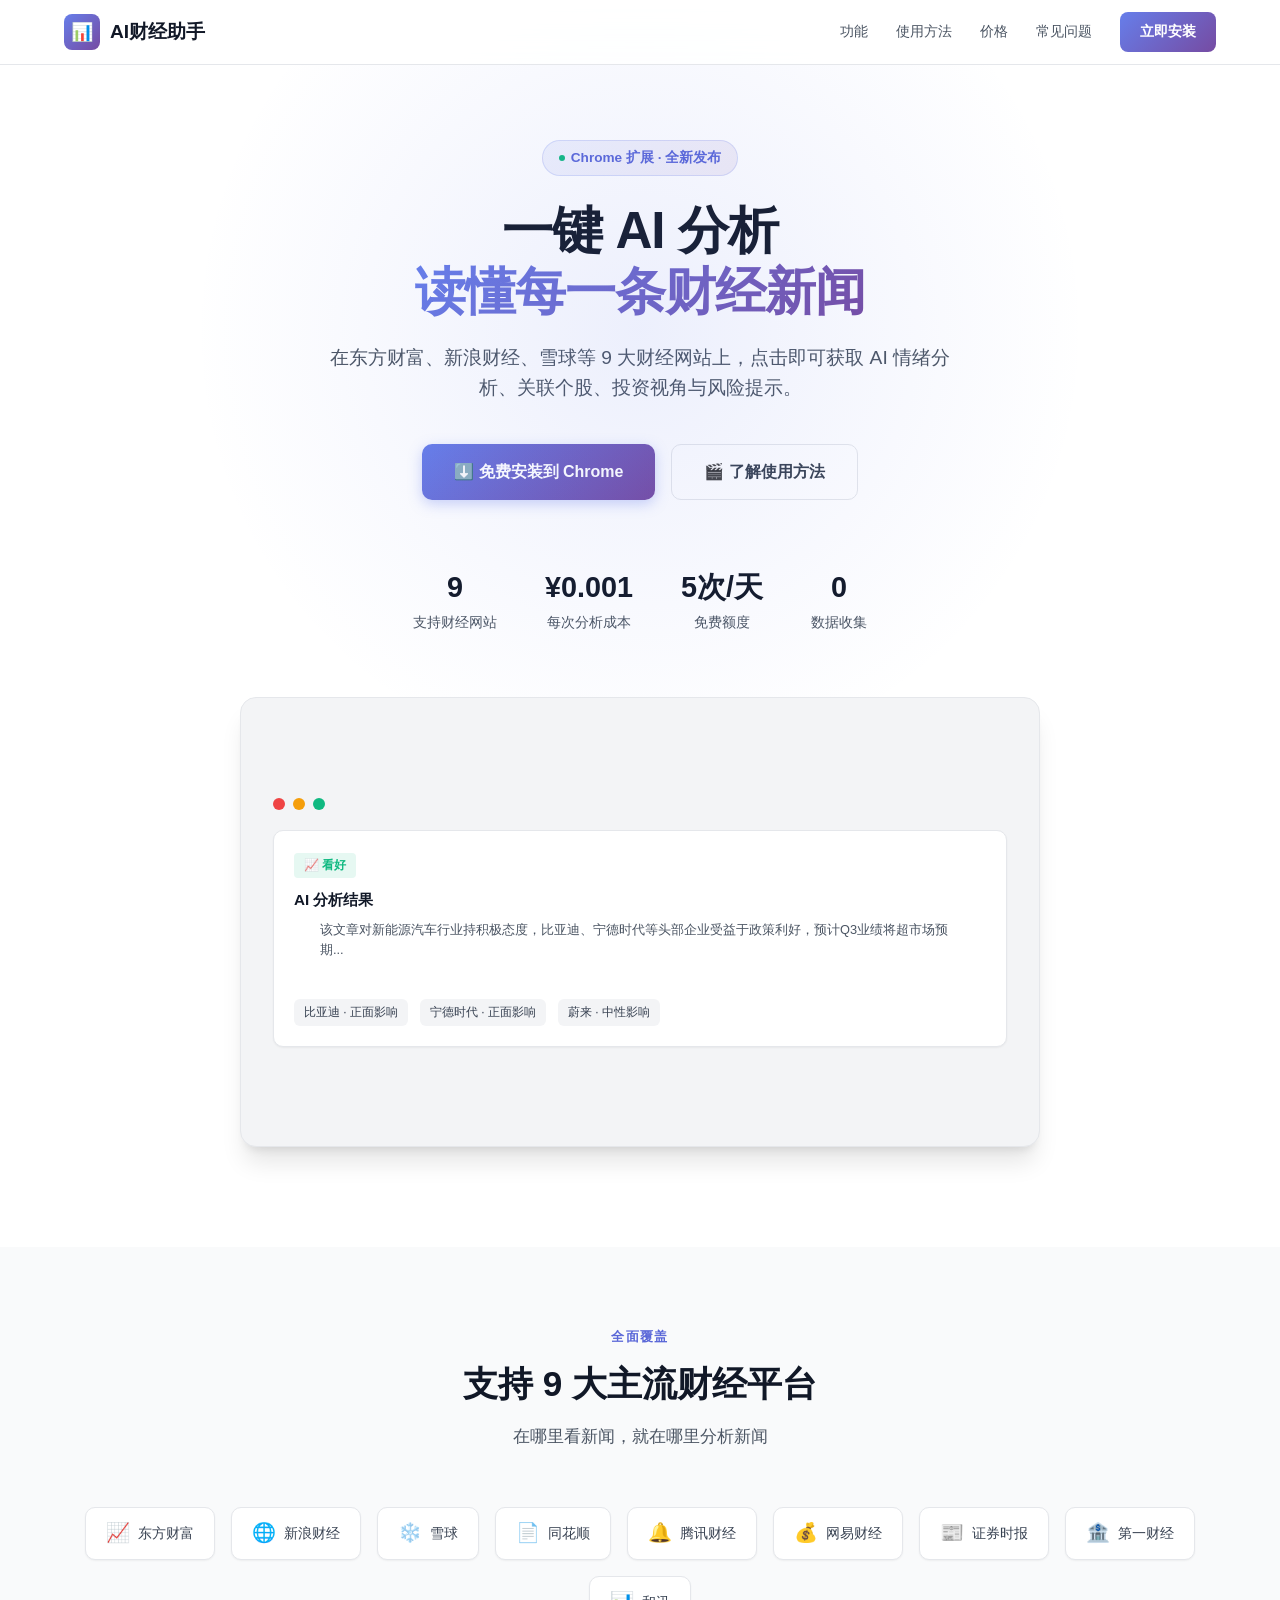
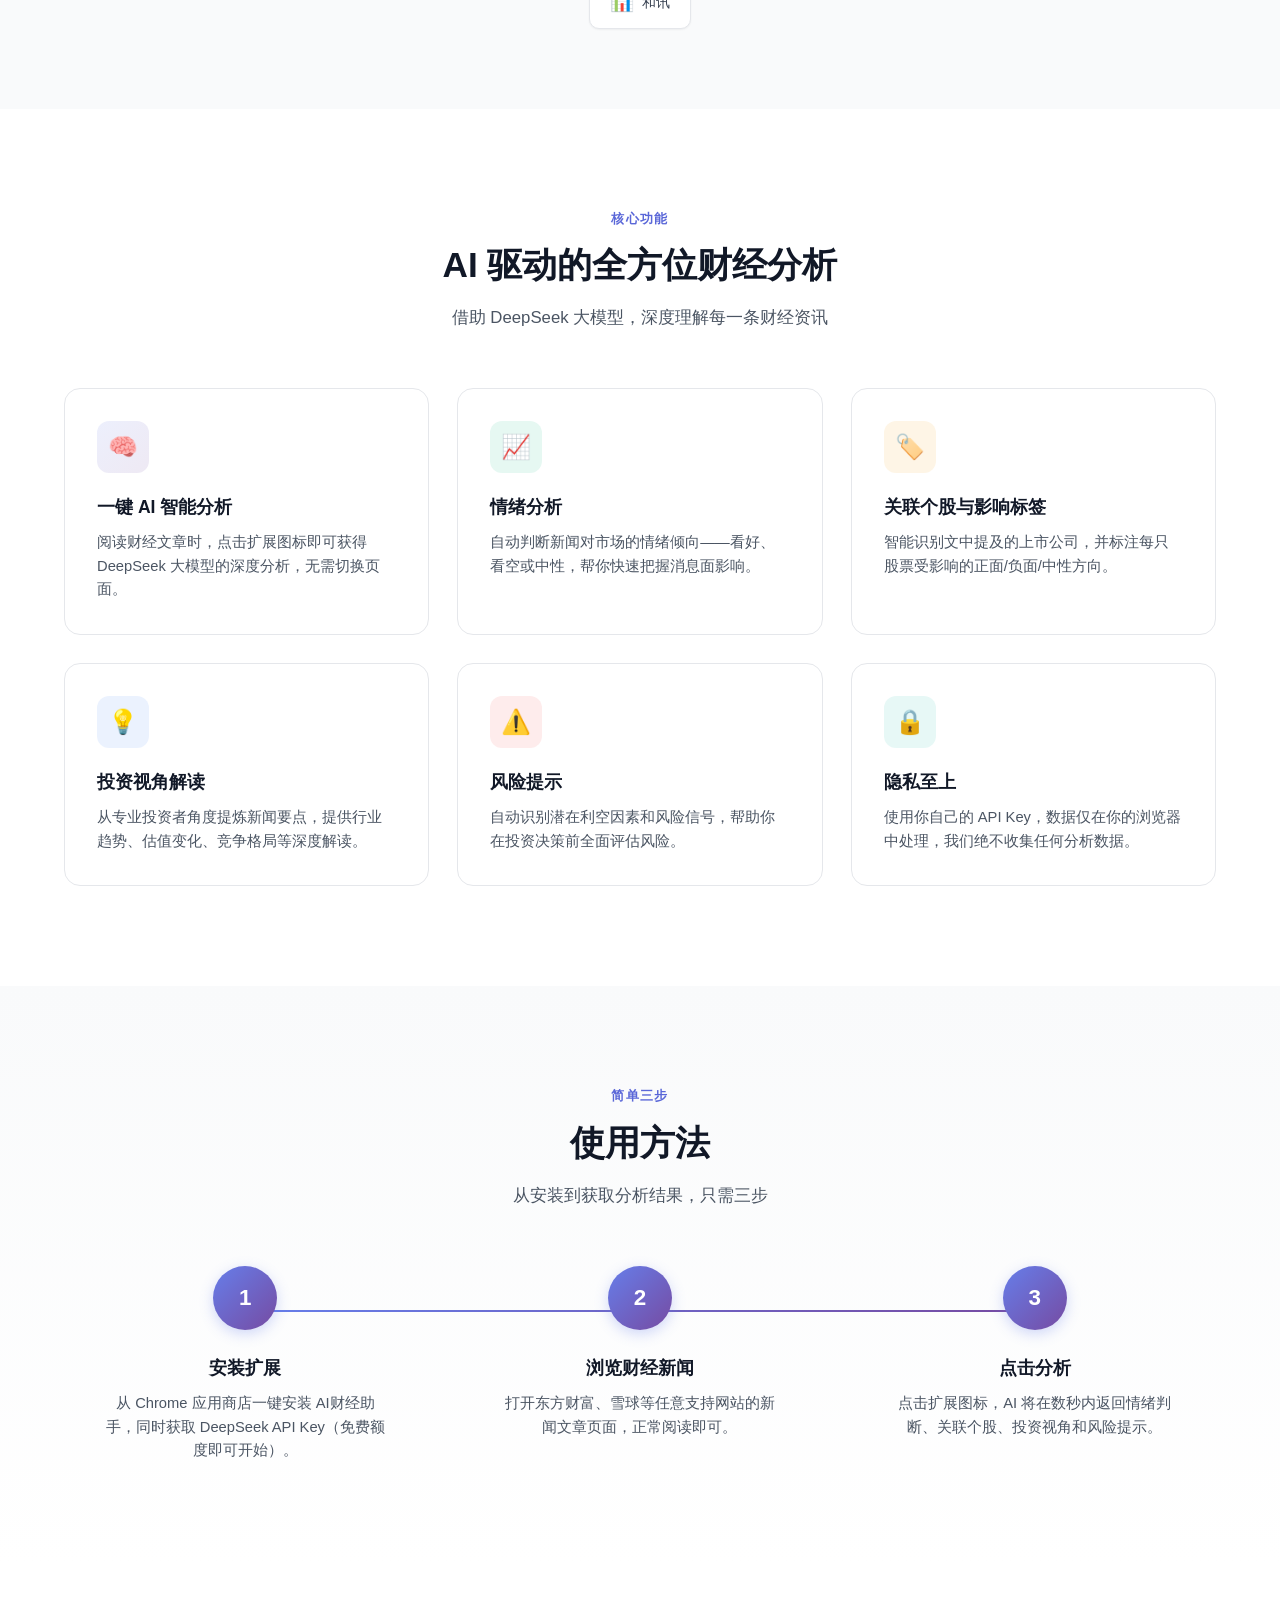
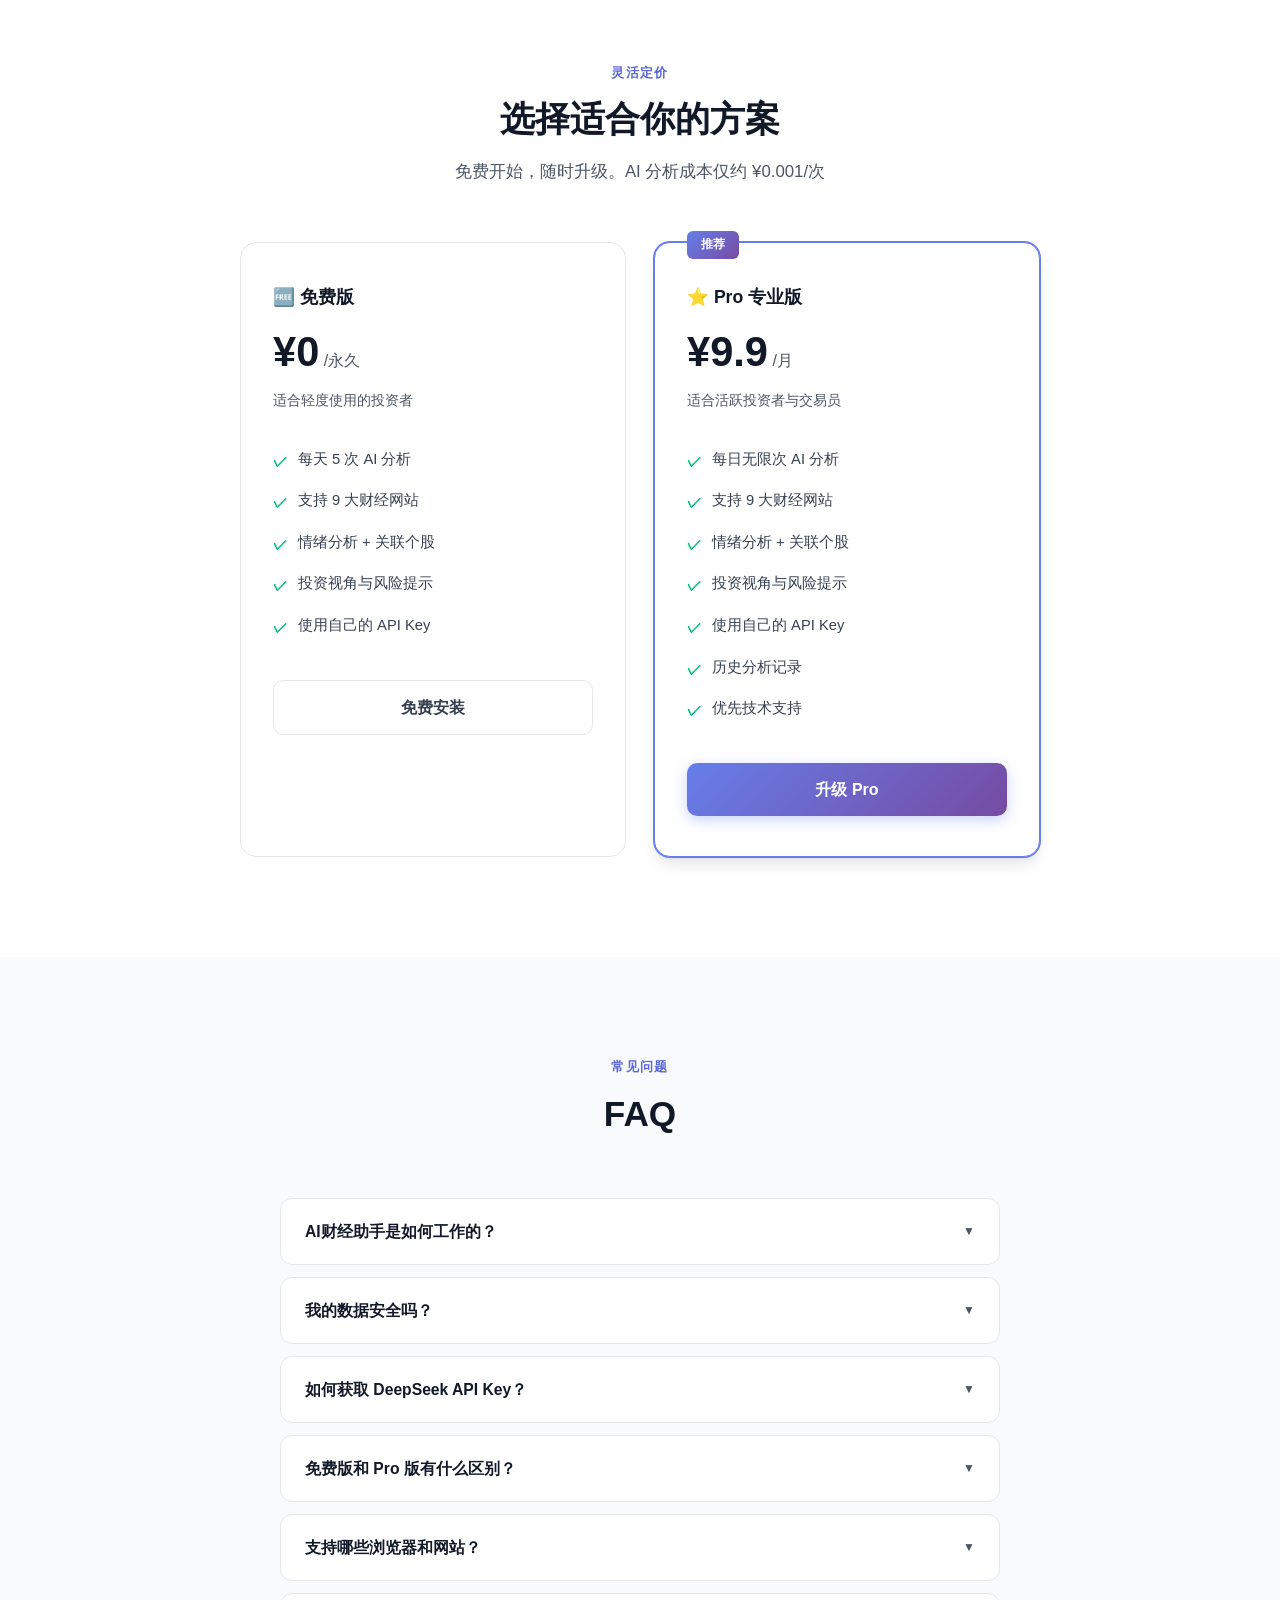
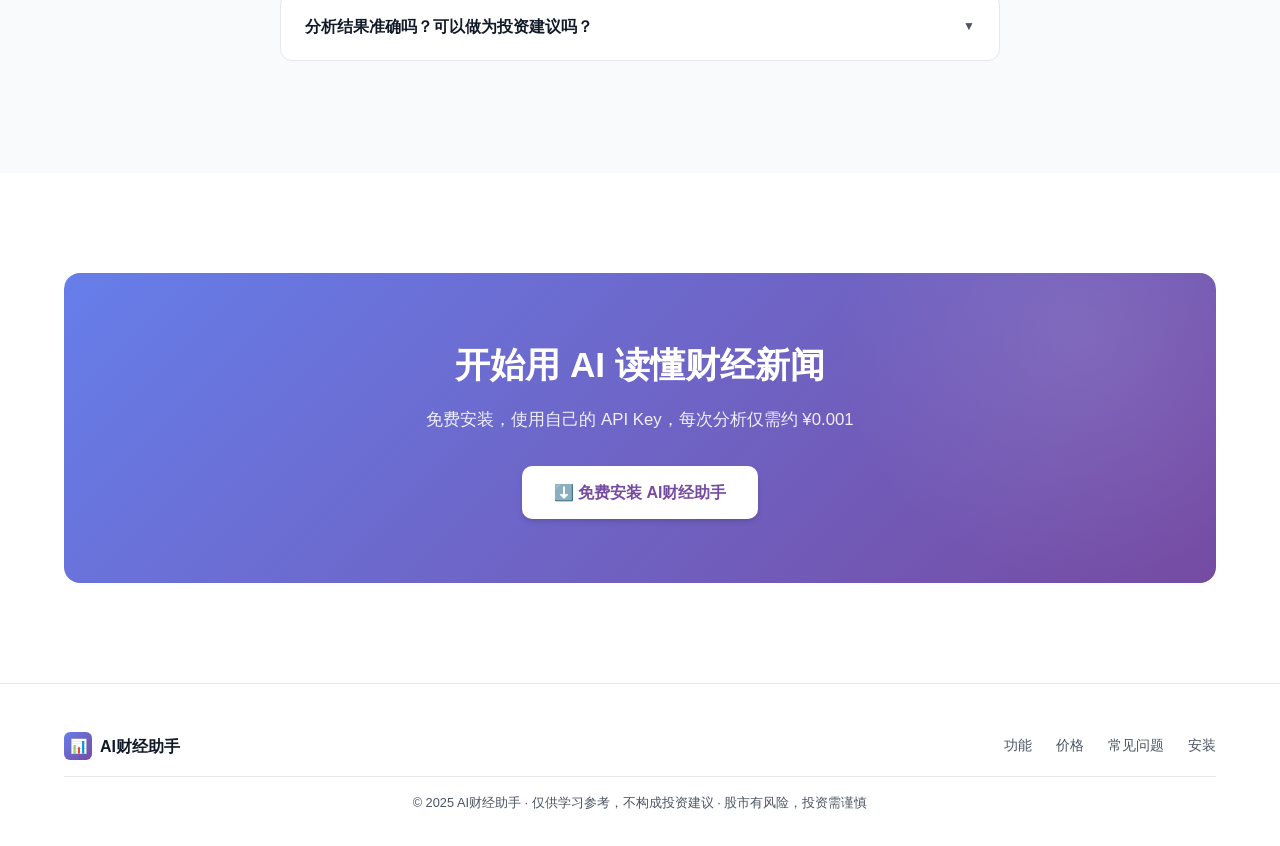
<file: index.html>
<!DOCTYPE html>
<html lang="zh-CN">
<head>
<meta charset="UTF-8">
<meta name="viewport" content="width=device-width, initial-scale=1.0">
<title>AI财经助手 - 一键AI分析财经新闻 Chrome扩展</title>
<meta name="description" content="AI财经助手是一款Chrome浏览器扩展，支持东方财富、新浪财经、雪球等9大财经网站的AI智能分析，一键获取情绪分析、关联个股、投资视角与风险提示。">
<style>
*,*::before,*::after{box-sizing:border-box;margin:0;padding:0}
:root{
  --purple-1:#667eea;--purple-2:#764ba2;--purple-3:#5a67d8;
  --gray-50:#f9fafb;--gray-100:#f3f4f6;--gray-200:#e5e7eb;
  --gray-600:#4b5563;--gray-700:#374151;--gray-800:#1f2937;--gray-900:#111827;
  --green:#10b981;--red:#ef4444;--amber:#f59e0b;
  --shadow-sm:0 1px 2px rgba(0,0,0,.05);
  --shadow:0 4px 6px -1px rgba(0,0,0,.1),0 2px 4px -2px rgba(0,0,0,.1);
  --shadow-lg:0 10px 15px -3px rgba(0,0,0,.1),0 4px 6px -4px rgba(0,0,0,.1);
  --shadow-xl:0 20px 25px -5px rgba(0,0,0,.1),0 8px 10px -6px rgba(0,0,0,.1);
  --radius:12px;--radius-lg:16px;
}
html{scroll-behavior:smooth;font-size:16px}
body{font-family:-apple-system,BlinkMacSystemFont,"Segoe UI","PingFang SC","Hiragino Sans GB","Microsoft YaHei",sans-serif;color:var(--gray-800);line-height:1.6;background:#fff;overflow-x:hidden}
a{text-decoration:none;color:inherit}
img{max-width:100%;display:block}
.container{max-width:1200px;margin:0 auto;padding:0 24px}

/* ── NAV ── */
.nav{position:fixed;top:0;left:0;right:0;z-index:100;background:rgba(255,255,255,.85);backdrop-filter:blur(12px);border-bottom:1px solid var(--gray-200);transition:box-shadow .3s}
.nav.scrolled{box-shadow:var(--shadow)}
.nav-inner{display:flex;align-items:center;justify-content:space-between;height:64px}
.nav-brand{display:flex;align-items:center;gap:10px;font-weight:700;font-size:1.2rem;color:var(--gray-900)}
.nav-brand .icon{width:36px;height:36px;border-radius:8px;background:linear-gradient(135deg,var(--purple-1),var(--purple-2));display:flex;align-items:center;justify-content:center;color:#fff;font-size:18px}
.nav-links{display:flex;align-items:center;gap:28px;font-size:.9rem;font-weight:500;color:var(--gray-600)}
.nav-links a:hover{color:var(--purple-1)}
.nav-cta{background:linear-gradient(135deg,var(--purple-1),var(--purple-2));color:#fff!important;padding:8px 20px;border-radius:8px;font-weight:600;transition:transform .2s,box-shadow .2s}
.nav-cta:hover{transform:translateY(-1px);box-shadow:0 4px 12px rgba(102,126,234,.4)}
.hamburger{display:none;flex-direction:column;gap:5px;cursor:pointer;padding:4px}
.hamburger span{width:24px;height:2px;background:var(--gray-700);border-radius:2px;transition:.3s}

/* ── HERO ── */
.hero{padding:140px 0 100px;text-align:center;position:relative;overflow:hidden}
.hero::before{content:'';position:absolute;top:-120px;left:50%;transform:translateX(-50%);width:900px;height:900px;background:radial-gradient(circle,rgba(102,126,234,.12) 0%,transparent 70%);pointer-events:none}
.hero-badge{display:inline-flex;align-items:center;gap:6px;background:linear-gradient(135deg,rgba(102,126,234,.1),rgba(118,75,162,.1));color:var(--purple-3);font-size:.85rem;font-weight:600;padding:6px 16px;border-radius:20px;margin-bottom:24px;border:1px solid rgba(102,126,234,.2)}
.hero-badge .dot{width:6px;height:6px;border-radius:50%;background:var(--green);animation:pulse 2s infinite}
@keyframes pulse{0%,100%{opacity:1}50%{opacity:.4}}
.hero h1{font-size:clamp(2rem,5vw,3.2rem);font-weight:800;line-height:1.2;color:var(--gray-900);margin-bottom:20px;letter-spacing:-.02em}
.hero h1 .gradient{background:linear-gradient(135deg,var(--purple-1),var(--purple-2));-webkit-background-clip:text;-webkit-text-fill-color:transparent;background-clip:text}
.hero p{font-size:clamp(1rem,2vw,1.2rem);color:var(--gray-600);max-width:640px;margin:0 auto 40px}
.hero-buttons{display:flex;gap:16px;justify-content:center;flex-wrap:wrap}
.btn{display:inline-flex;align-items:center;gap:8px;font-size:1rem;font-weight:600;padding:14px 32px;border-radius:10px;cursor:pointer;border:none;transition:transform .2s,box-shadow .2s}
.btn-primary{background:linear-gradient(135deg,var(--purple-1),var(--purple-2));color:#fff;box-shadow:0 4px 14px rgba(102,126,234,.35)}
.btn-primary:hover{transform:translateY(-2px);box-shadow:0 8px 24px rgba(102,126,234,.45)}
.btn-secondary{background:#fff;color:var(--gray-700);border:1.5px solid var(--gray-200)}
.btn-secondary:hover{border-color:var(--purple-1);color:var(--purple-1);transform:translateY(-2px)}
.hero-stats{display:flex;justify-content:center;gap:48px;margin-top:64px;flex-wrap:wrap}
.hero-stat{text-align:center}
.hero-stat .num{font-size:1.8rem;font-weight:800;color:var(--gray-900)}
.hero-stat .label{font-size:.85rem;color:var(--gray-600);margin-top:2px}
.hero-preview{margin-top:64px;position:relative}
.hero-preview .mockup{max-width:800px;margin:0 auto;border-radius:var(--radius-lg);box-shadow:var(--shadow-xl);border:1px solid var(--gray-200);overflow:hidden;background:var(--gray-100);aspect-ratio:16/9;display:flex;align-items:center;justify-content:center}
.mockup-content{padding:32px;text-align:left;width:100%}
.mockup-bar{display:flex;gap:8px;margin-bottom:20px}
.mockup-bar span{width:12px;height:12px;border-radius:50%}
.mockup-bar span:nth-child(1){background:#ef4444}
.mockup-bar span:nth-child(2){background:#f59e0b}
.mockup-bar span:nth-child(3){background:#10b981}
.mockup-card{background:#fff;border-radius:10px;padding:20px;box-shadow:var(--shadow-sm);border:1px solid var(--gray-200)}
.mockup-card .tag{display:inline-block;font-size:.75rem;font-weight:600;padding:3px 10px;border-radius:4px;margin-bottom:10px}
.tag-green{background:rgba(16,185,129,.1);color:var(--green)}
.tag-red{background:rgba(239,68,68,.1);color:var(--red)}
.mockup-card h4{font-size:.95rem;font-weight:700;margin-bottom:8px;color:var(--gray-900)}
.mockup-card p{font-size:.8rem;color:var(--gray-600);line-height:1.5}
.mockup-row{display:flex;gap:12px;margin-top:12px;flex-wrap:wrap}
.mockup-row .chip{font-size:.75rem;padding:4px 10px;border-radius:6px;background:var(--gray-100);color:var(--gray-700);font-weight:500}

/* ── SUPPORTED SITES ── */
.sites{padding:80px 0;background:var(--gray-50)}
.section-header{text-align:center;margin-bottom:56px}
.section-header .overline{font-size:.8rem;font-weight:700;text-transform:uppercase;letter-spacing:.1em;color:var(--purple-3);margin-bottom:8px}
.section-header h2{font-size:clamp(1.6rem,3vw,2.2rem);font-weight:800;color:var(--gray-900);margin-bottom:12px}
.section-header p{font-size:1.05rem;color:var(--gray-600);max-width:560px;margin:0 auto}
.sites-grid{display:flex;flex-wrap:wrap;justify-content:center;gap:16px}
.site-chip{display:flex;align-items:center;gap:8px;background:#fff;padding:10px 20px;border-radius:10px;border:1px solid var(--gray-200);font-size:.9rem;font-weight:500;color:var(--gray-700);box-shadow:var(--shadow-sm);transition:transform .2s,box-shadow .2s}
.site-chip:hover{transform:translateY(-2px);box-shadow:var(--shadow)}
.site-chip .emoji{font-size:1.2rem}

/* ── FEATURES ── */
.features{padding:100px 0}
.features-grid{display:grid;grid-template-columns:repeat(3,1fr);gap:28px}
.feature-card{padding:32px;border-radius:var(--radius-lg);border:1px solid var(--gray-200);transition:transform .25s,box-shadow .25s;background:#fff}
.feature-card:hover{transform:translateY(-4px);box-shadow:var(--shadow-lg)}
.feature-icon{width:52px;height:52px;border-radius:12px;display:flex;align-items:center;justify-content:center;font-size:1.5rem;margin-bottom:20px}
.fi-purple{background:linear-gradient(135deg,rgba(102,126,234,.12),rgba(118,75,162,.12))}
.fi-green{background:rgba(16,185,129,.1)}
.fi-amber{background:rgba(245,158,11,.1)}
.fi-red{background:rgba(239,68,68,.1)}
.fi-blue{background:rgba(59,130,246,.1)}
.fi-teal{background:rgba(20,184,166,.1)}
.feature-card h3{font-size:1.1rem;font-weight:700;color:var(--gray-900);margin-bottom:10px}
.feature-card p{font-size:.92rem;color:var(--gray-600);line-height:1.6}

/* ── HOW IT WORKS ── */
.how{padding:100px 0;background:linear-gradient(180deg,var(--gray-50) 0%,#fff 100%)}
.steps{display:grid;grid-template-columns:repeat(3,1fr);gap:32px;position:relative}
.steps::before{content:'';position:absolute;top:44px;left:16.6%;right:16.6%;height:2px;background:linear-gradient(90deg,var(--purple-1),var(--purple-2));z-index:0}
.step{text-align:center;position:relative;z-index:1}
.step-num{width:64px;height:64px;border-radius:50%;background:linear-gradient(135deg,var(--purple-1),var(--purple-2));color:#fff;font-size:1.4rem;font-weight:800;display:flex;align-items:center;justify-content:center;margin:0 auto 24px;box-shadow:0 4px 14px rgba(102,126,234,.3)}
.step h3{font-size:1.1rem;font-weight:700;color:var(--gray-900);margin-bottom:10px}
.step p{font-size:.92rem;color:var(--gray-600);max-width:280px;margin:0 auto}

/* ── PRICING ── */
.pricing{padding:100px 0}
.pricing-grid{display:grid;grid-template-columns:repeat(2,1fr);gap:28px;max-width:800px;margin:0 auto}
.price-card{padding:40px 32px;border-radius:var(--radius-lg);border:1.5px solid var(--gray-200);background:#fff;position:relative;transition:transform .25s,box-shadow .25s}
.price-card:hover{transform:translateY(-4px);box-shadow:var(--shadow-lg)}
.price-card.popular{border-color:var(--purple-1);box-shadow:0 0 0 1px var(--purple-1),var(--shadow-lg)}
.price-card.popular::before{content:'推荐';position:absolute;top:-12px;left:32px;background:linear-gradient(135deg,var(--purple-1),var(--purple-2));color:#fff;font-size:.75rem;font-weight:700;padding:4px 14px;border-radius:6px}
.price-card h3{font-size:1.1rem;font-weight:700;color:var(--gray-900);margin-bottom:8px}
.price-card .price{font-size:2.6rem;font-weight:800;color:var(--gray-900);margin-bottom:4px}
.price-card .price span{font-size:1rem;font-weight:500;color:var(--gray-600)}
.price-card .price-note{font-size:.85rem;color:var(--gray-600);margin-bottom:28px}
.price-card ul{list-style:none;margin-bottom:32px}
.price-card li{padding:8px 0;font-size:.92rem;color:var(--gray-700);display:flex;align-items:flex-start;gap:10px}
.price-card li .check{color:var(--green);font-weight:700;flex-shrink:0;margin-top:2px}
.btn-block{width:100%;justify-content:center}

/* ── FAQ ── */
.faq{padding:100px 0;background:var(--gray-50)}
.faq-list{max-width:720px;margin:0 auto}
.faq-item{background:#fff;border:1px solid var(--gray-200);border-radius:var(--radius);margin-bottom:12px;overflow:hidden;transition:box-shadow .25s}
.faq-item:hover{box-shadow:var(--shadow)}
.faq-q{display:flex;align-items:center;justify-content:space-between;padding:20px 24px;cursor:pointer;font-weight:600;font-size:.98rem;color:var(--gray-900);user-select:none}
.faq-q .arrow{font-size:.75rem;color:var(--gray-600);transition:transform .3s;flex-shrink:0}
.faq-item.open .arrow{transform:rotate(180deg)}
.faq-a{max-height:0;overflow:hidden;transition:max-height .35s ease,padding .35s ease;padding:0 24px}
.faq-item.open .faq-a{max-height:300px;padding:0 24px 20px}
.faq-a p{font-size:.92rem;color:var(--gray-600);line-height:1.7}

/* ── CTA BANNER ── */
.cta-banner{padding:100px 0}
.cta-box{background:linear-gradient(135deg,var(--purple-1),var(--purple-2));border-radius:var(--radius-lg);padding:64px 40px;text-align:center;color:#fff;position:relative;overflow:hidden}
.cta-box::before{content:'';position:absolute;top:-60%;right:-10%;width:500px;height:500px;background:radial-gradient(circle,rgba(255,255,255,.1),transparent 70%);pointer-events:none}
.cta-box h2{font-size:clamp(1.6rem,3vw,2.2rem);font-weight:800;margin-bottom:14px}
.cta-box p{font-size:1.05rem;opacity:.9;margin-bottom:32px;max-width:480px;margin-left:auto;margin-right:auto}
.btn-white{background:#fff;color:var(--purple-2);box-shadow:var(--shadow)}
.btn-white:hover{transform:translateY(-2px);box-shadow:var(--shadow-lg)}

/* ── FOOTER ── */
.footer{padding:48px 0 32px;border-top:1px solid var(--gray-200)}
.footer-inner{display:flex;justify-content:space-between;align-items:center;flex-wrap:wrap;gap:16px}
.footer-brand{display:flex;align-items:center;gap:8px;font-weight:700;font-size:1rem;color:var(--gray-900)}
.footer-brand .icon{width:28px;height:28px;border-radius:6px;background:linear-gradient(135deg,var(--purple-1),var(--purple-2));display:flex;align-items:center;justify-content:center;color:#fff;font-size:14px}
.footer-links{display:flex;gap:24px;font-size:.85rem;color:var(--gray-600)}
.footer-links a:hover{color:var(--purple-1)}
.footer-copy{width:100%;text-align:center;font-size:.8rem;color:var(--gray-600);margin-top:16px;padding-top:16px;border-top:1px solid var(--gray-200)}

/* ── MOBILE ── */
@media(max-width:768px){
  .nav-links{display:none}
  .hamburger{display:flex}
  .nav-links.open{display:flex;flex-direction:column;position:absolute;top:64px;left:0;right:0;background:#fff;padding:20px 24px;border-bottom:1px solid var(--gray-200);gap:16px;box-shadow:var(--shadow)}
  .hero{padding:110px 0 70px}
  .hero-stats{gap:28px}
  .features-grid{grid-template-columns:1fr}
  .steps{grid-template-columns:1fr;gap:40px}
  .steps::before{display:none}
  .pricing-grid{grid-template-columns:1fr}
  .sites-grid{gap:10px}
  .cta-box{padding:40px 24px}
  .footer-inner{flex-direction:column;text-align:center}
}
@media(max-width:480px){
  .hero-buttons{flex-direction:column;align-items:center}
  .btn{width:100%;justify-content:center}
}

/* ── ANIMATIONS ── */
.fade-up{opacity:0;transform:translateY(30px);transition:opacity .6s ease,transform .6s ease}
.fade-up.visible{opacity:1;transform:translateY(0)}
</style>
</head>
<body>

<!-- NAV -->
<nav class="nav" id="nav">
  <div class="container nav-inner">
    <a href="#" class="nav-brand">
      <div class="icon">📊</div>
      AI财经助手
    </a>
    <div class="nav-links" id="navLinks">
      <a href="#features">功能</a>
      <a href="#how">使用方法</a>
      <a href="#pricing">价格</a>
      <a href="#faq">常见问题</a>
      <a href="chrome://extensions" class="nav-cta">立即安装</a>
    </div>
    <div class="hamburger" id="hamburger" onclick="document.getElementById('navLinks').classList.toggle('open')">
      <span></span><span></span><span></span>
    </div>
  </div>
</nav>

<!-- HERO -->
<section class="hero">
  <div class="container">
    <div class="hero-badge"><span class="dot"></span> Chrome 扩展 · 全新发布</div>
    <h1>一键 AI 分析<br><span class="gradient">读懂每一条财经新闻</span></h1>
    <p>在东方财富、新浪财经、雪球等 9 大财经网站上，点击即可获取 AI 情绪分析、关联个股、投资视角与风险提示。</p>
    <div class="hero-buttons">
      <a href="chrome://extensions" class="btn btn-primary">⬇️ 免费安装到 Chrome</a>
      <a href="#how" class="btn btn-secondary">🎬 了解使用方法</a>
    </div>
    <div class="hero-stats">
      <div class="hero-stat"><div class="num">9</div><div class="label">支持财经网站</div></div>
      <div class="hero-stat"><div class="num">¥0.001</div><div class="label">每次分析成本</div></div>
      <div class="hero-stat"><div class="num">5次/天</div><div class="label">免费额度</div></div>
      <div class="hero-stat"><div class="num">0</div><div class="label">数据收集</div></div>
    </div>
    <div class="hero-preview fade-up">
      <div class="mockup">
        <div class="mockup-content">
          <div class="mockup-bar"><span></span><span></span><span></span></div>
          <div class="mockup-card">
            <span class="tag tag-green">📈 看好</span>
            <h4>AI 分析结果</h4>
            <p>该文章对新能源汽车行业持积极态度，比亚迪、宁德时代等头部企业受益于政策利好，预计Q3业绩将超市场预期...</p>
            <div class="mockup-row">
              <span class="chip">比亚迪 · 正面影响</span>
              <span class="chip">宁德时代 · 正面影响</span>
              <span class="chip">蔚来 · 中性影响</span>
            </div>
          </div>
        </div>
      </div>
    </div>
  </div>
</section>

<!-- SUPPORTED SITES -->
<section class="sites">
  <div class="container">
    <div class="section-header">
      <div class="overline">全面覆盖</div>
      <h2>支持 9 大主流财经平台</h2>
      <p>在哪里看新闻，就在哪里分析新闻</p>
    </div>
    <div class="sites-grid">
      <div class="site-chip"><span class="emoji">📈</span> 东方财富</div>
      <div class="site-chip"><span class="emoji">🌐</span> 新浪财经</div>
      <div class="site-chip"><span class="emoji">❄️</span> 雪球</div>
      <div class="site-chip"><span class="emoji">📄</span> 同花顺</div>
      <div class="site-chip"><span class="emoji">🔔</span> 腾讯财经</div>
      <div class="site-chip"><span class="emoji">💰</span> 网易财经</div>
      <div class="site-chip"><span class="emoji">📰</span> 证券时报</div>
      <div class="site-chip"><span class="emoji">🏦</span> 第一财经</div>
      <div class="site-chip"><span class="emoji">📊</span> 和讯</div>
    </div>
  </div>
</section>

<!-- FEATURES -->
<section class="features" id="features">
  <div class="container">
    <div class="section-header">
      <div class="overline">核心功能</div>
      <h2>AI 驱动的全方位财经分析</h2>
      <p>借助 DeepSeek 大模型，深度理解每一条财经资讯</p>
    </div>
    <div class="features-grid">
      <div class="feature-card fade-up">
        <div class="feature-icon fi-purple">🧠</div>
        <h3>一键 AI 智能分析</h3>
        <p>阅读财经文章时，点击扩展图标即可获得 DeepSeek 大模型的深度分析，无需切换页面。</p>
      </div>
      <div class="feature-card fade-up">
        <div class="feature-icon fi-green">📈</div>
        <h3>情绪分析</h3>
        <p>自动判断新闻对市场的情绪倾向——看好、看空或中性，帮你快速把握消息面影响。</p>
      </div>
      <div class="feature-card fade-up">
        <div class="feature-icon fi-amber">🏷️</div>
        <h3>关联个股与影响标签</h3>
        <p>智能识别文中提及的上市公司，并标注每只股票受影响的正面/负面/中性方向。</p>
      </div>
      <div class="feature-card fade-up">
        <div class="feature-icon fi-blue">💡</div>
        <h3>投资视角解读</h3>
        <p>从专业投资者角度提炼新闻要点，提供行业趋势、估值变化、竞争格局等深度解读。</p>
      </div>
      <div class="feature-card fade-up">
        <div class="feature-icon fi-red">⚠️</div>
        <h3>风险提示</h3>
        <p>自动识别潜在利空因素和风险信号，帮助你在投资决策前全面评估风险。</p>
      </div>
      <div class="feature-card fade-up">
        <div class="feature-icon fi-teal">🔒</div>
        <h3>隐私至上</h3>
        <p>使用你自己的 API Key，数据仅在你的浏览器中处理，我们绝不收集任何分析数据。</p>
      </div>
    </div>
  </div>
</section>

<!-- HOW IT WORKS -->
<section class="how" id="how">
  <div class="container">
    <div class="section-header">
      <div class="overline">简单三步</div>
      <h2>使用方法</h2>
      <p>从安装到获取分析结果，只需三步</p>
    </div>
    <div class="steps">
      <div class="step fade-up">
        <div class="step-num">1</div>
        <h3>安装扩展</h3>
        <p>从 Chrome 应用商店一键安装 AI财经助手，同时获取 DeepSeek API Key（免费额度即可开始）。</p>
      </div>
      <div class="step fade-up">
        <div class="step-num">2</div>
        <h3>浏览财经新闻</h3>
        <p>打开东方财富、雪球等任意支持网站的新闻文章页面，正常阅读即可。</p>
      </div>
      <div class="step fade-up">
        <div class="step-num">3</div>
        <h3>点击分析</h3>
        <p>点击扩展图标，AI 将在数秒内返回情绪判断、关联个股、投资视角和风险提示。</p>
      </div>
    </div>
  </div>
</section>

<!-- PRICING -->
<section class="pricing" id="pricing">
  <div class="container">
    <div class="section-header">
      <div class="overline">灵活定价</div>
      <h2>选择适合你的方案</h2>
      <p>免费开始，随时升级。AI 分析成本仅约 ¥0.001/次</p>
    </div>
    <div class="pricing-grid">
      <div class="price-card fade-up">
        <h3>🆓 免费版</h3>
        <div class="price">¥0<span> /永久</span></div>
        <div class="price-note">适合轻度使用的投资者</div>
        <ul>
          <li><span class="check">✓</span> 每天 5 次 AI 分析</li>
          <li><span class="check">✓</span> 支持 9 大财经网站</li>
          <li><span class="check">✓</span> 情绪分析 + 关联个股</li>
          <li><span class="check">✓</span> 投资视角与风险提示</li>
          <li><span class="check">✓</span> 使用自己的 API Key</li>
        </ul>
        <a href="chrome://extensions" class="btn btn-secondary btn-block">免费安装</a>
      </div>
      <div class="price-card popular fade-up">
        <h3>⭐ Pro 专业版</h3>
        <div class="price">¥9.9<span> /月</span></div>
        <div class="price-note">适合活跃投资者与交易员</div>
        <ul>
          <li><span class="check">✓</span> 每日无限次 AI 分析</li>
          <li><span class="check">✓</span> 支持 9 大财经网站</li>
          <li><span class="check">✓</span> 情绪分析 + 关联个股</li>
          <li><span class="check">✓</span> 投资视角与风险提示</li>
          <li><span class="check">✓</span> 使用自己的 API Key</li>
          <li><span class="check">✓</span> 历史分析记录</li>
          <li><span class="check">✓</span> 优先技术支持</li>
        </ul>
        <a href="chrome://extensions" class="btn btn-primary btn-block">升级 Pro</a>
      </div>
    </div>
  </div>
</section>

<!-- FAQ -->
<section class="faq" id="faq">
  <div class="container">
    <div class="section-header">
      <div class="overline">常见问题</div>
      <h2>FAQ</h2>
    </div>
    <div class="faq-list">
      <div class="faq-item">
        <div class="faq-q" onclick="toggleFaq(this)">AI财经助手是如何工作的？<span class="arrow">▼</span></div>
        <div class="faq-a"><p>AI财经助手通过 DeepSeek 大语言模型分析网页上的财经文章内容。当你点击扩展图标时，它会提取当前页面的文章文本，发送给 AI 模型进行分析，并在数秒内返回结构化的分析结果，包括情绪判断、关联个股、投资视角和风险提示。</p></div>
      </div>
      <div class="faq-item">
        <div class="faq-q" onclick="toggleFaq(this)">我的数据安全吗？<span class="arrow">▼</span></div>
        <div class="faq-a"><p>绝对安全。AI财经助手采用"自带密钥"模式——你使用自己的 DeepSeek API Key，所有数据仅在你的浏览器与 DeepSeek API 之间传输。我们不会收集、存储或处理任何分析数据。扩展代码开源透明，可随时审查。</p></div>
      </div>
      <div class="faq-item">
        <div class="faq-q" onclick="toggleFaq(this)">如何获取 DeepSeek API Key？<span class="arrow">▼</span></div>
        <div class="faq-a"><p>访问 DeepSeek 官方平台（platform.deepseek.com），注册账号后在 API 管理页面创建密钥。DeepSeek 提供免费额度，新用户即可开始使用。每次分析成本仅约 ¥0.001，非常经济实惠。</p></div>
      </div>
      <div class="faq-item">
        <div class="faq-q" onclick="toggleFaq(this)">免费版和 Pro 版有什么区别？<span class="arrow">▼</span></div>
        <div class="faq-a"><p>免费版每天可使用 5 次 AI 分析，适合偶尔查看的投资者。Pro 版（¥9.9/月）提供无限次分析、历史分析记录和优先技术支持，适合每天需要阅读大量财经资讯的活跃投资者和交易员。</p></div>
      </div>
      <div class="faq-item">
        <div class="faq-q" onclick="toggleFaq(this)">支持哪些浏览器和网站？<span class="arrow">▼</span></div>
        <div class="faq-a"><p>目前支持 Chrome 浏览器（包括 Edge、Brave 等 Chromium 内核浏览器）。支持东方财富、新浪财经、雪球、同花顺、腾讯财经、网易财经、证券时报、第一财经、和讯等 9 大主流财经平台，并持续增加中。</p></div>
      </div>
      <div class="faq-item">
        <div class="faq-q" onclick="toggleFaq(this)">分析结果准确吗？可以做为投资建议吗？<span class="arrow">▼</span></div>
        <div class="faq-a"><p>AI 分析基于大语言模型对文本的理解，能够高效提炼信息和判断情绪倾向，但仅供参考和学习使用。AI 分析结果不构成任何投资建议，投资决策请结合多方信息并自行判断风险。股市有风险，投资需谨慎。</p></div>
      </div>
    </div>
  </div>
</section>

<!-- CTA BANNER -->
<section class="cta-banner">
  <div class="container">
    <div class="cta-box fade-up">
      <h2>开始用 AI 读懂财经新闻</h2>
      <p>免费安装，使用自己的 API Key，每次分析仅需约 ¥0.001</p>
      <a href="chrome://extensions" class="btn btn-white">⬇️ 免费安装 AI财经助手</a>
    </div>
  </div>
</section>

<!-- FOOTER -->
<footer class="footer">
  <div class="container">
    <div class="footer-inner">
      <div class="footer-brand">
        <div class="icon">📊</div>
        AI财经助手
      </div>
      <div class="footer-links">
        <a href="#features">功能</a>
        <a href="#pricing">价格</a>
        <a href="#faq">常见问题</a>
        <a href="chrome://extensions">安装</a>
      </div>
    </div>
    <div class="footer-copy">© 2025 AI财经助手 · 仅供学习参考，不构成投资建议 · 股市有风险，投资需谨慎</div>
  </div>
</footer>

<script>
// Navbar scroll effect
const nav = document.getElementById('nav');
window.addEventListener('scroll', () => {
  nav.classList.toggle('scrolled', window.scrollY > 10);
});

// FAQ toggle
function toggleFaq(el) {
  const item = el.parentElement;
  const wasOpen = item.classList.contains('open');
  document.querySelectorAll('.faq-item').forEach(i => i.classList.remove('open'));
  if (!wasOpen) item.classList.add('open');
}

// Scroll animations
const observer = new IntersectionObserver((entries) => {
  entries.forEach(entry => {
    if (entry.isIntersecting) {
      entry.target.classList.add('visible');
    }
  });
}, { threshold: 0.1, rootMargin: '0px 0px -40px 0px' });

document.querySelectorAll('.fade-up').forEach(el => observer.observe(el));

// Close mobile nav on link click
document.querySelectorAll('#navLinks a').forEach(a => {
  a.addEventListener('click', () => {
    document.getElementById('navLinks').classList.remove('open');
  });
});
</script>
</body>
</html>
</file>
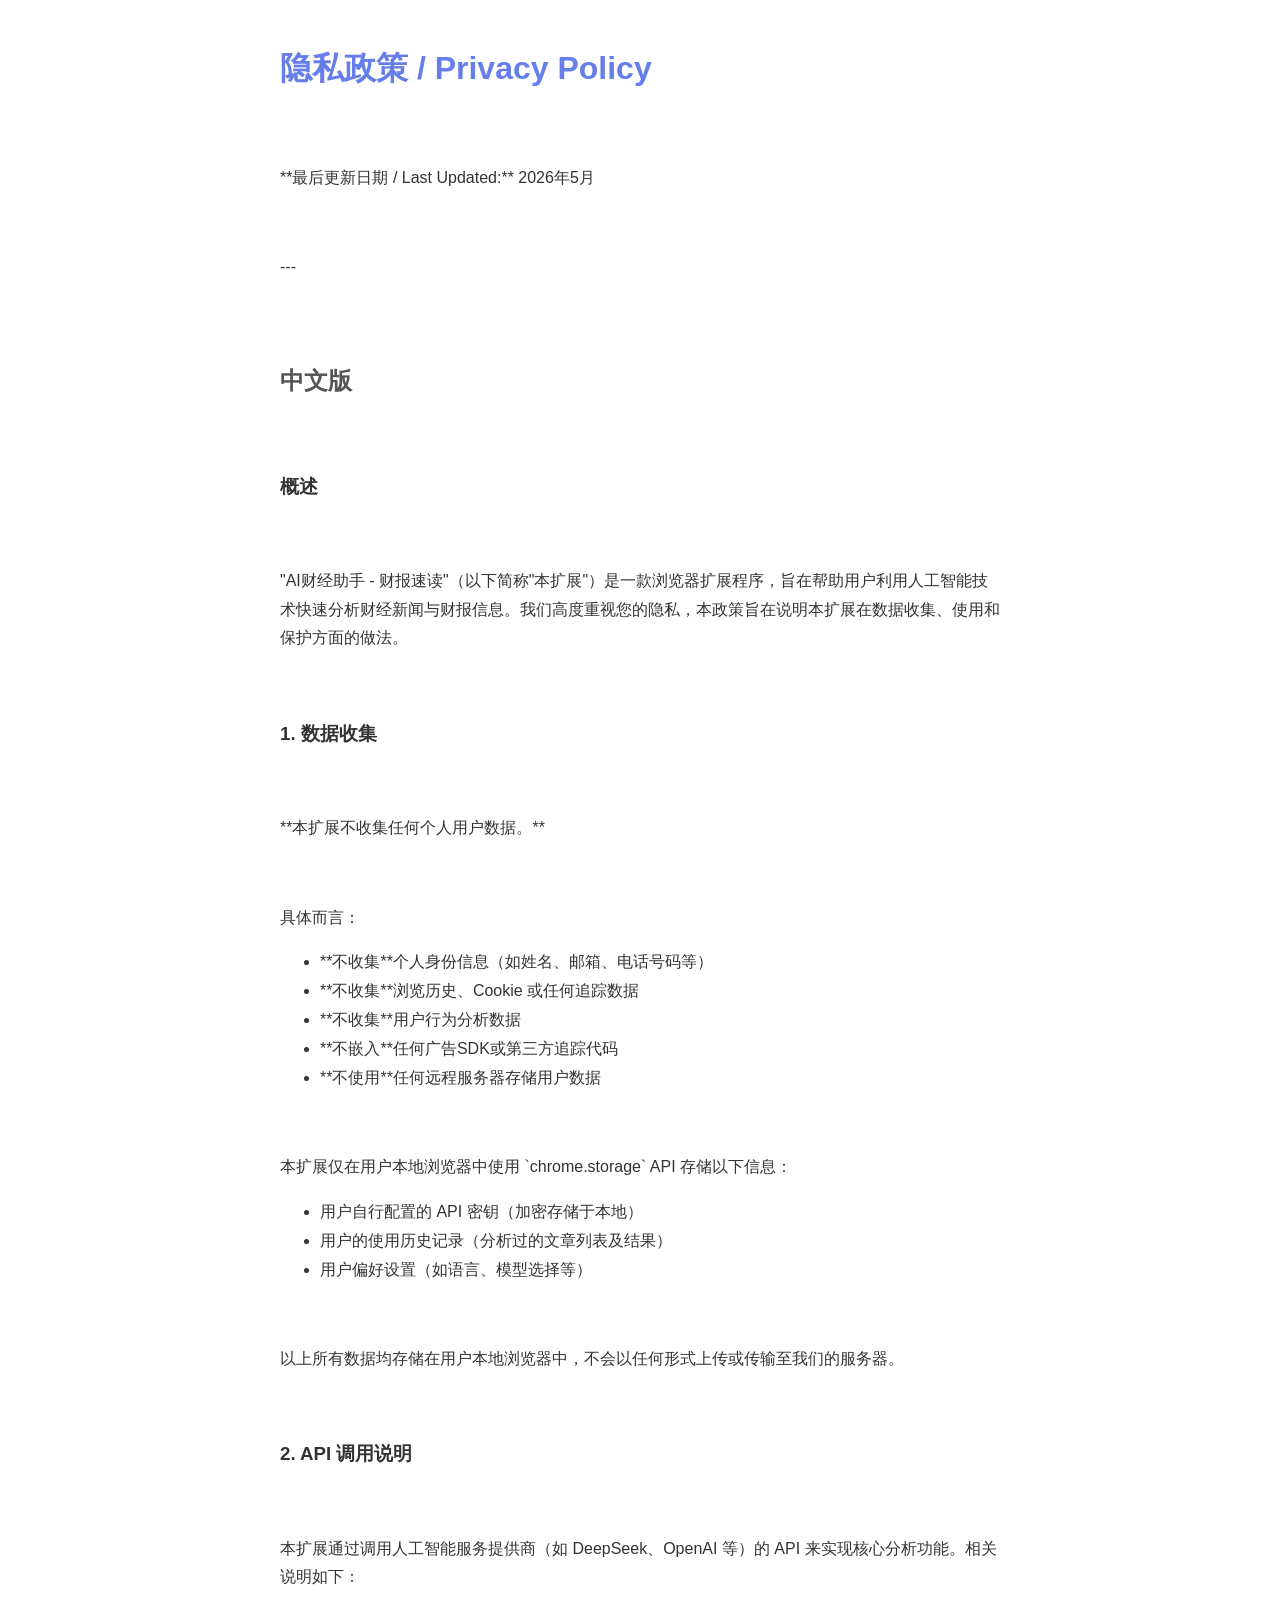
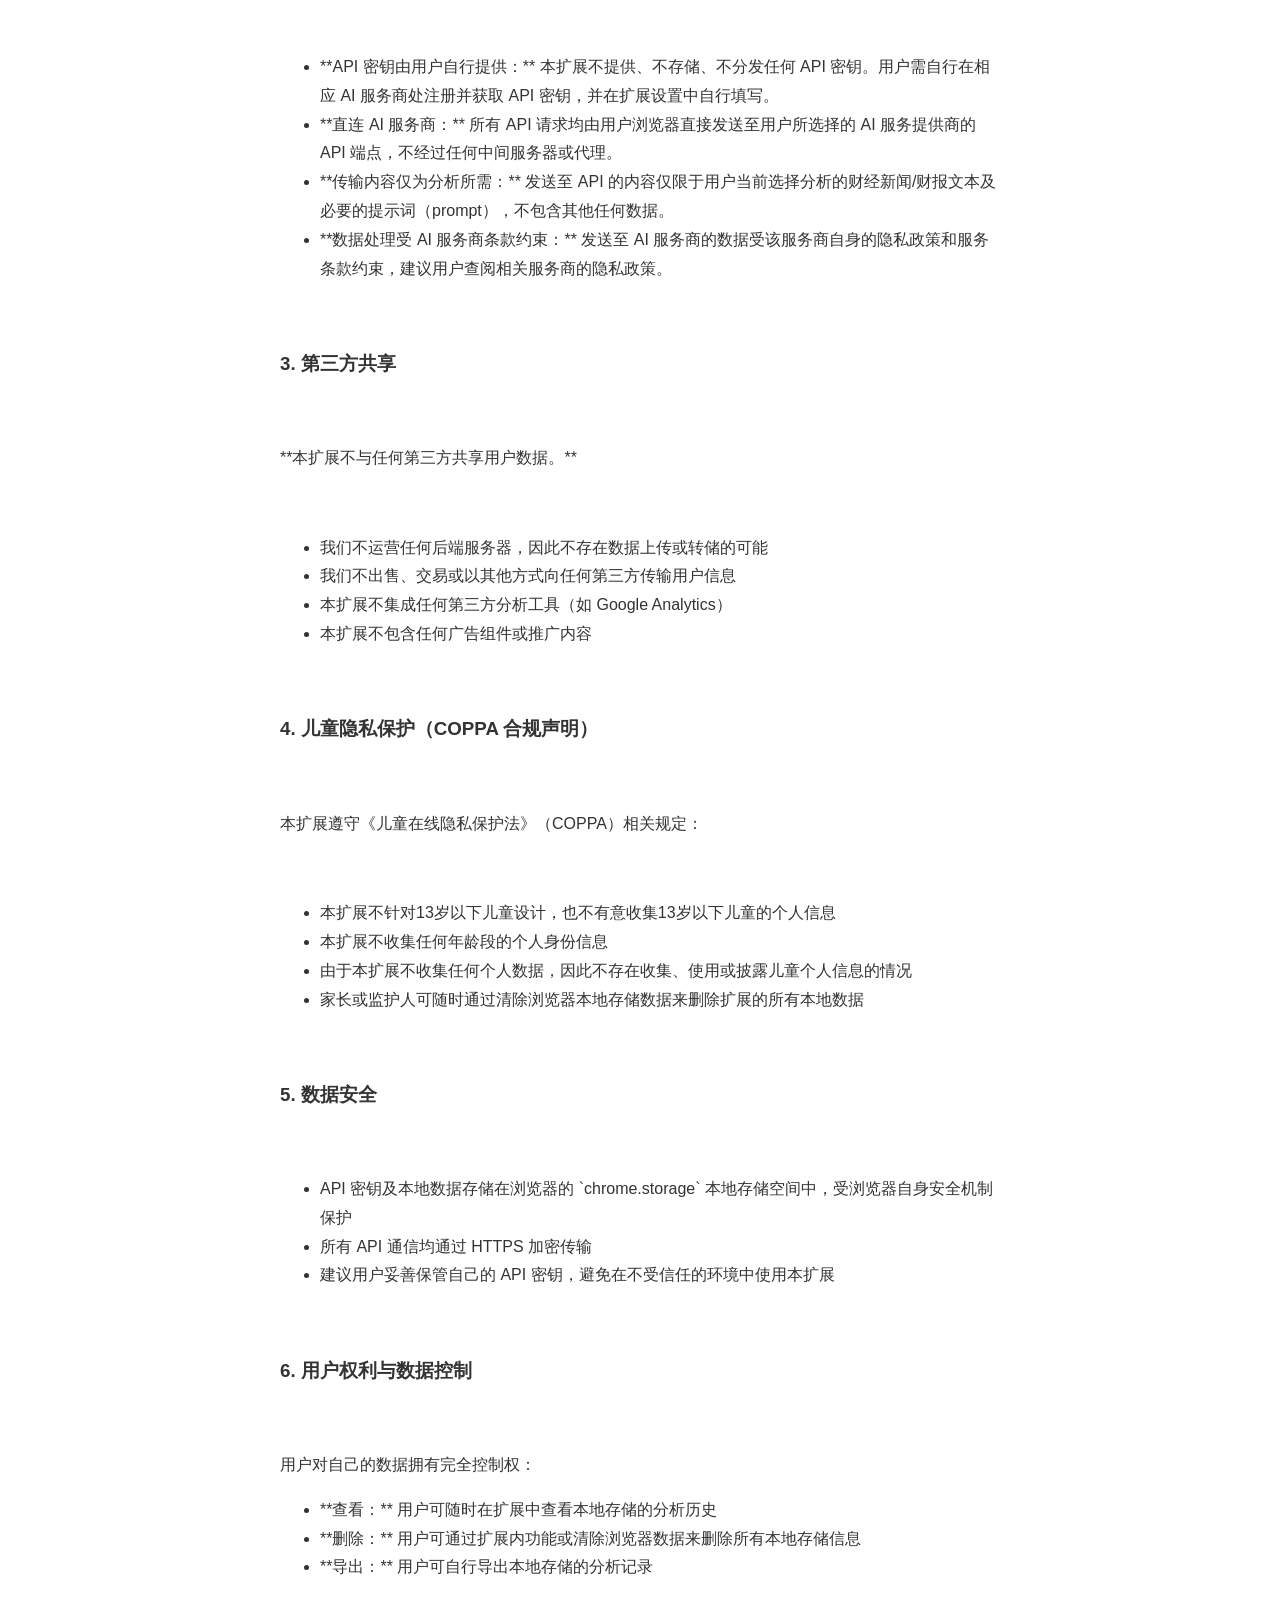
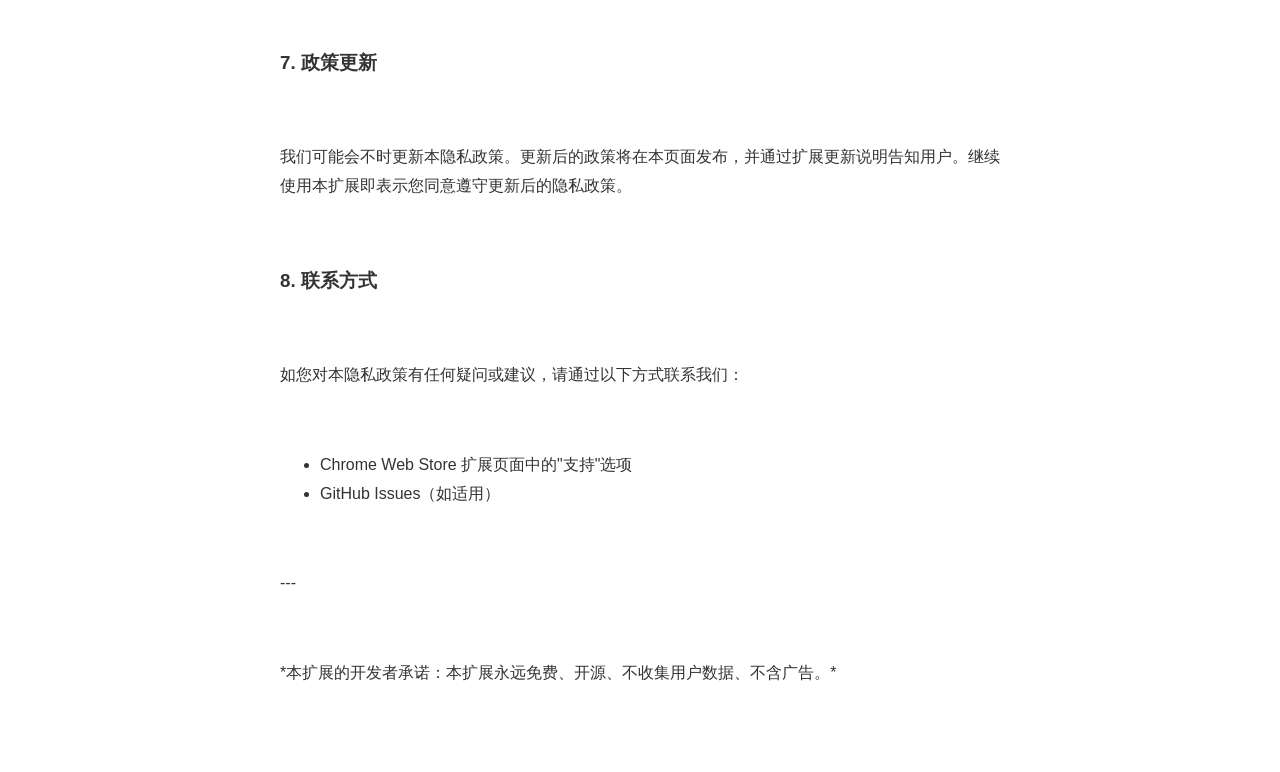
<file: privacy.html>
<!DOCTYPE html><html lang="zh-CN"><head><meta charset="UTF-8"><meta name="viewport" content="width=device-width,initial-scale=1"><title>隐私政策 - AI财经助手</title><style>body{font-family:-apple-system,sans-serif;max-width:720px;margin:40px auto;padding:0 20px;color:#333;line-height:1.8}h1{color:#667eea}h2{color:#555;margin-top:32px}a{color:#667eea}</style></head><body>
<h1>隐私政策 / Privacy Policy</h1>
<br>
<p>**最后更新日期 / Last Updated:** 2026年5月</p>
<br>
<p>---</p>
<br>
<h2>中文版</h2>
<br>
<h3>概述</h3>
<br>
<p>"AI财经助手 - 财报速读"（以下简称"本扩展"）是一款浏览器扩展程序，旨在帮助用户利用人工智能技术快速分析财经新闻与财报信息。我们高度重视您的隐私，本政策旨在说明本扩展在数据收集、使用和保护方面的做法。</p>
<br>
<h3>1. 数据收集</h3>
<br>
<p>**本扩展不收集任何个人用户数据。**</p>
<br>
<p>具体而言：</p>
<ul>
<li>**不收集**个人身份信息（如姓名、邮箱、电话号码等）</li>
<li>**不收集**浏览历史、Cookie 或任何追踪数据</li>
<li>**不收集**用户行为分析数据</li>
<li>**不嵌入**任何广告SDK或第三方追踪代码</li>
<li>**不使用**任何远程服务器存储用户数据</li>
</ul>
<br>
<p>本扩展仅在用户本地浏览器中使用 `chrome.storage` API 存储以下信息：</p>
<ul>
<li>用户自行配置的 API 密钥（加密存储于本地）</li>
<li>用户的使用历史记录（分析过的文章列表及结果）</li>
<li>用户偏好设置（如语言、模型选择等）</li>
</ul>
<br>
<p>以上所有数据均存储在用户本地浏览器中，不会以任何形式上传或传输至我们的服务器。</p>
<br>
<h3>2. API 调用说明</h3>
<br>
<p>本扩展通过调用人工智能服务提供商（如 DeepSeek、OpenAI 等）的 API 来实现核心分析功能。相关说明如下：</p>
<br>
<ul>
<li>**API 密钥由用户自行提供：** 本扩展不提供、不存储、不分发任何 API 密钥。用户需自行在相应 AI 服务商处注册并获取 API 密钥，并在扩展设置中自行填写。</li>
<li>**直连 AI 服务商：** 所有 API 请求均由用户浏览器直接发送至用户所选择的 AI 服务提供商的 API 端点，不经过任何中间服务器或代理。</li>
<li>**传输内容仅为分析所需：** 发送至 API 的内容仅限于用户当前选择分析的财经新闻/财报文本及必要的提示词（prompt），不包含其他任何数据。</li>
<li>**数据处理受 AI 服务商条款约束：** 发送至 AI 服务商的数据受该服务商自身的隐私政策和服务条款约束，建议用户查阅相关服务商的隐私政策。</li>
</ul>
<br>
<h3>3. 第三方共享</h3>
<br>
<p>**本扩展不与任何第三方共享用户数据。**</p>
<br>
<ul>
<li>我们不运营任何后端服务器，因此不存在数据上传或转储的可能</li>
<li>我们不出售、交易或以其他方式向任何第三方传输用户信息</li>
<li>本扩展不集成任何第三方分析工具（如 Google Analytics）</li>
<li>本扩展不包含任何广告组件或推广内容</li>
</ul>
<br>
<h3>4. 儿童隐私保护（COPPA 合规声明）</h3>
<br>
<p>本扩展遵守《儿童在线隐私保护法》（COPPA）相关规定：</p>
<br>
<ul>
<li>本扩展不针对13岁以下儿童设计，也不有意收集13岁以下儿童的个人信息</li>
<li>本扩展不收集任何年龄段的个人身份信息</li>
<li>由于本扩展不收集任何个人数据，因此不存在收集、使用或披露儿童个人信息的情况</li>
<li>家长或监护人可随时通过清除浏览器本地存储数据来删除扩展的所有本地数据</li>
</ul>
<br>
<h3>5. 数据安全</h3>
<br>
<ul>
<li>API 密钥及本地数据存储在浏览器的 `chrome.storage` 本地存储空间中，受浏览器自身安全机制保护</li>
<li>所有 API 通信均通过 HTTPS 加密传输</li>
<li>建议用户妥善保管自己的 API 密钥，避免在不受信任的环境中使用本扩展</li>
</ul>
<br>
<h3>6. 用户权利与数据控制</h3>
<br>
<p>用户对自己的数据拥有完全控制权：</p>
<ul>
<li>**查看：** 用户可随时在扩展中查看本地存储的分析历史</li>
<li>**删除：** 用户可通过扩展内功能或清除浏览器数据来删除所有本地存储信息</li>
<li>**导出：** 用户可自行导出本地存储的分析记录</li>
</ul>
<br>
<h3>7. 政策更新</h3>
<br>
<p>我们可能会不时更新本隐私政策。更新后的政策将在本页面发布，并通过扩展更新说明告知用户。继续使用本扩展即表示您同意遵守更新后的隐私政策。</p>
<br>
<h3>8. 联系方式</h3>
<br>
<p>如您对本隐私政策有任何疑问或建议，请通过以下方式联系我们：</p>
<br>
<ul>
<li>Chrome Web Store 扩展页面中的"支持"选项</li>
<li>GitHub Issues（如适用）</li>
</ul>
<br>
<p>---</p>
<br>
<p>*本扩展的开发者承诺：本扩展永远免费、开源、不收集用户数据、不含广告。*</p>
<br>
</body></html>
</file>
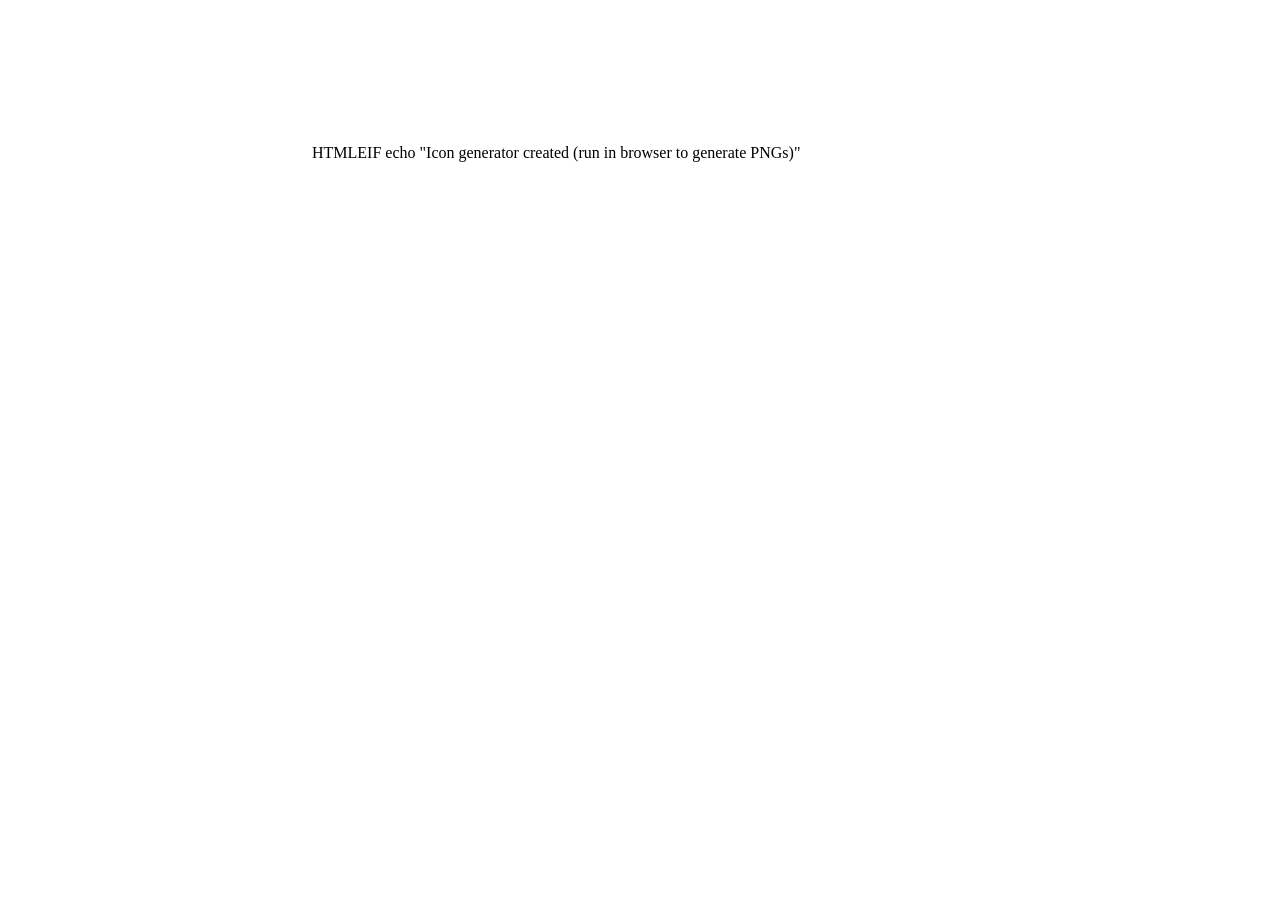
<file: src/lib/generate-icons.html>
<!DOCTYPE html>
<html>
<head><title>Icon Generator</title></head>
<body>
<canvas id="c"></canvas>
<script>
// Run this in a browser to generate icons, or use any image tool
const sizes = [16, 48, 128];
sizes.forEach(size => {
  const canvas = document.createElement('canvas');
  canvas.width = size;
  canvas.height = size;
  const ctx = canvas.getContext('2d');
  
  // Background gradient
  const grad = ctx.createLinearGradient(0, 0, size, size);
  grad.addColorStop(0, '#667eea');
  grad.addColorStop(1, '#764ba2');
  ctx.fillStyle = grad;
  
  // Round rect
  const r = size * 0.2;
  ctx.beginPath();
  ctx.moveTo(r, 0);
  ctx.lineTo(size - r, 0);
  ctx.quadraticCurveTo(size, 0, size, r);
  ctx.lineTo(size, size - r);
  ctx.quadraticCurveTo(size, size, size - r, size);
  ctx.lineTo(r, size);
  ctx.quadraticCurveTo(0, size, 0, size - r);
  ctx.lineTo(0, r);
  ctx.quadraticCurveTo(0, 0, r, 0);
  ctx.fill();
  
  // AI text
  ctx.fillStyle = 'white';
  ctx.font = `bold ${size * 0.35}px Arial`;
  ctx.textAlign = 'center';
  ctx.textBaseline = 'middle';
  ctx.fillText('AI', size/2, size/2);
  
  console.log(`Icon ${size}x${size} generated`);
  // In browser: canvas.toBlob(b => { ... }) to save
});
</script>
</body>
</html>
HTMLEIF

echo "Icon generator created (run in browser to generate PNGs)"
</file>
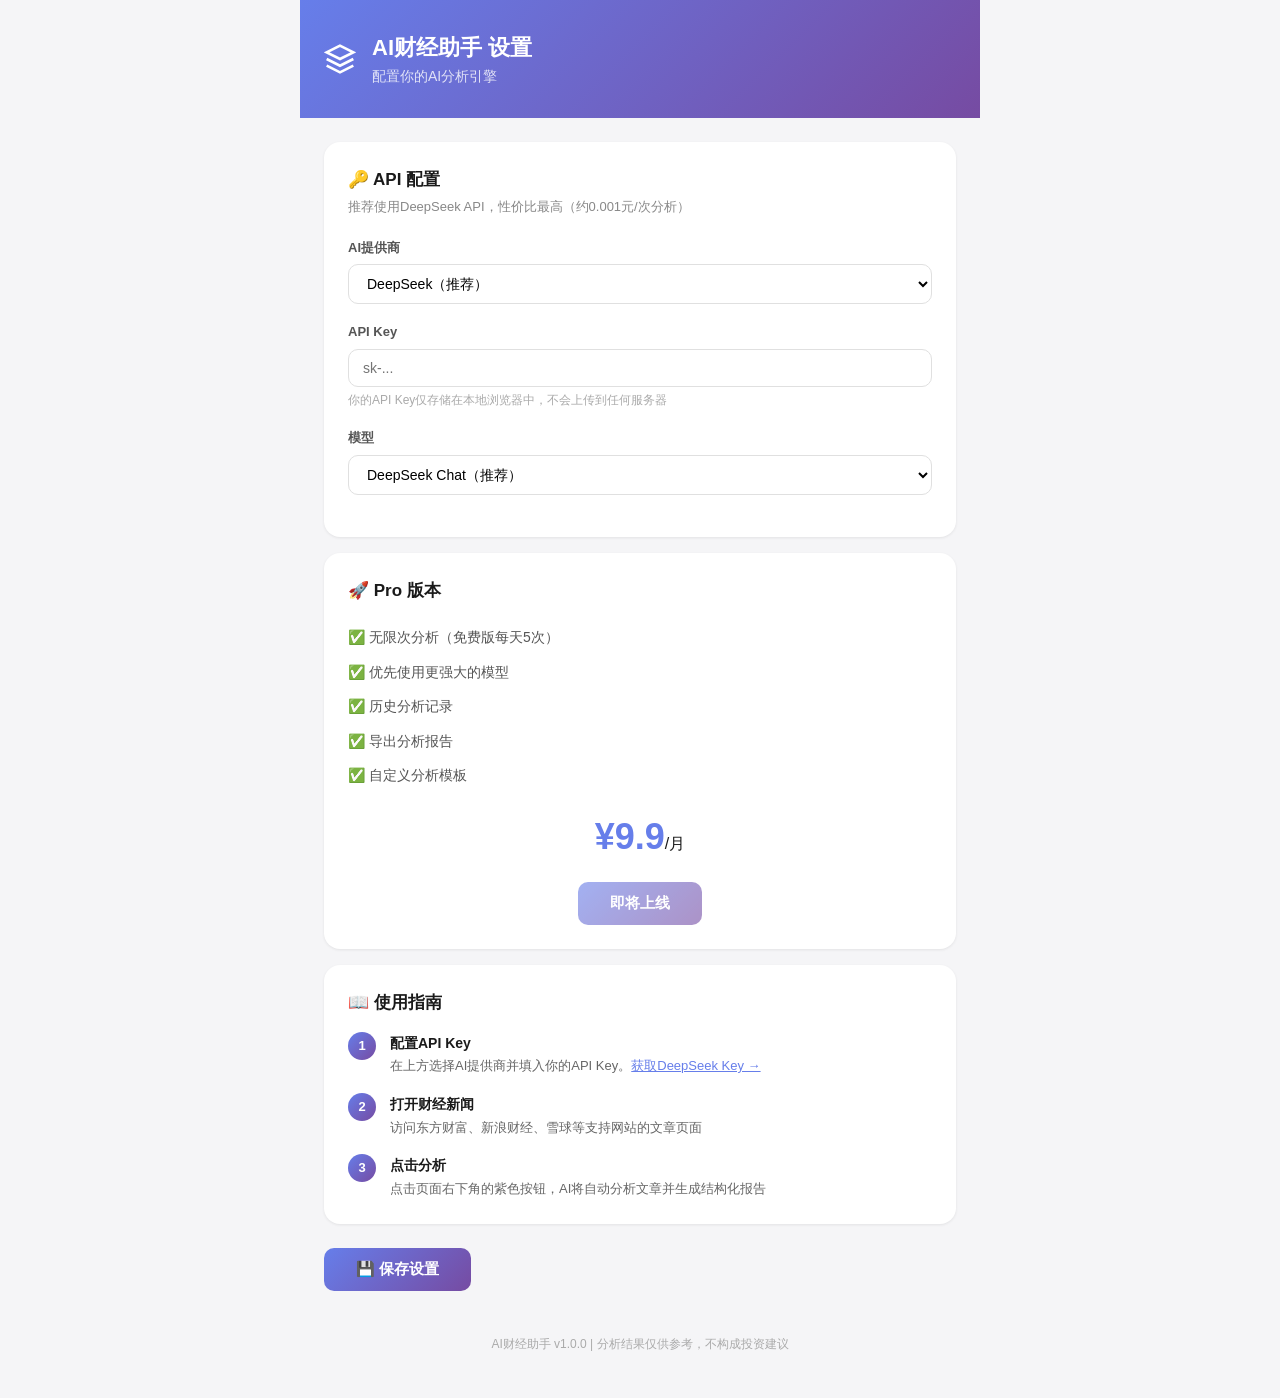
<file: src/options/options.html>
<!DOCTYPE html>
<html lang="zh-CN">
<head>
  <meta charset="UTF-8">
  <meta name="viewport" content="width=device-width, initial-scale=1.0">
  <title>AI财经助手 - 设置</title>
  <link rel="stylesheet" href="options.css">
</head>
<body>
  <div class="options-container">
    <header>
      <div class="header-content">
        <svg width="32" height="32" viewBox="0 0 24 24" fill="none" stroke="white" stroke-width="2">
          <path d="M12 2L2 7l10 5 10-5-10-5z"/>
          <path d="M2 17l10 5 10-5"/>
          <path d="M2 12l10 5 10-5"/>
        </svg>
        <div>
          <h1>AI财经助手 设置</h1>
          <p>配置你的AI分析引擎</p>
        </div>
      </div>
    </header>

    <main>
      <!-- API配置 -->
      <section class="card">
        <h2>🔑 API 配置</h2>
        <p class="hint">推荐使用DeepSeek API，性价比最高（约0.001元/次分析）</p>

        <div class="form-group">
          <label>AI提供商</label>
          <select id="provider">
            <option value="deepseek">DeepSeek（推荐）</option>
            <option value="openai">OpenAI</option>
            <option value="custom">自定义接口</option>
          </select>
        </div>

        <div class="form-group">
          <label>API Key</label>
          <input type="password" id="apiKey" placeholder="sk-..." />
          <p class="field-hint">你的API Key仅存储在本地浏览器中，不会上传到任何服务器</p>
        </div>

        <div class="form-group">
          <label>模型</label>
          <select id="model">
            <option value="deepseek-chat">DeepSeek Chat（推荐）</option>
            <option value="deepseek-reasoner">DeepSeek Reasoner（更强推理）</option>
            <option value="gpt-4o-mini">GPT-4o Mini</option>
            <option value="gpt-4o">GPT-4o</option>
            <option value="gpt-3.5-turbo">GPT-3.5 Turbo</option>
          </select>
        </div>

        <div class="form-group" id="customEndpointGroup" style="display:none">
          <label>自定义API端点</label>
          <input type="url" id="customEndpoint" placeholder="https://api.example.com/v1/chat/completions" />
        </div>
      </section>

      <!-- Pro版 -->
      <section class="card">
        <h2>🚀 Pro 版本</h2>
        <div class="pro-info">
          <div class="pro-benefits">
            <div class="benefit">✅ 无限次分析（免费版每天5次）</div>
            <div class="benefit">✅ 优先使用更强大的模型</div>
            <div class="benefit">✅ 历史分析记录</div>
            <div class="benefit">✅ 导出分析报告</div>
            <div class="benefit">✅ 自定义分析模板</div>
          </div>
          <div class="pro-price">
            <span class="price">¥9.9</span>/月
          </div>
          <button class="pro-btn" id="upgradeBtn">即将上线</button>
        </div>
      </section>

      <!-- 使用指南 -->
      <section class="card">
        <h2>📖 使用指南</h2>
        <div class="guide-steps">
          <div class="step">
            <span class="step-num">1</span>
            <div>
              <h3>配置API Key</h3>
              <p>在上方选择AI提供商并填入你的API Key。<a href="https://platform.deepseek.com/api_keys" target="_blank">获取DeepSeek Key →</a></p>
            </div>
          </div>
          <div class="step">
            <span class="step-num">2</span>
            <div>
              <h3>打开财经新闻</h3>
              <p>访问东方财富、新浪财经、雪球等支持网站的文章页面</p>
            </div>
          </div>
          <div class="step">
            <span class="step-num">3</span>
            <div>
              <h3>点击分析</h3>
              <p>点击页面右下角的紫色按钮，AI将自动分析文章并生成结构化报告</p>
            </div>
          </div>
        </div>
      </section>

      <!-- 保存 -->
      <div class="save-area">
        <button class="save-btn" id="saveBtn">💾 保存设置</button>
        <span class="save-status" id="saveStatus"></span>
      </div>

      <footer>
        <p>AI财经助手 v1.0.0 | 分析结果仅供参考，不构成投资建议</p>
      </footer>
    </main>
  </div>

  <script src="options.js"></script>
</body>
</html>
</file>
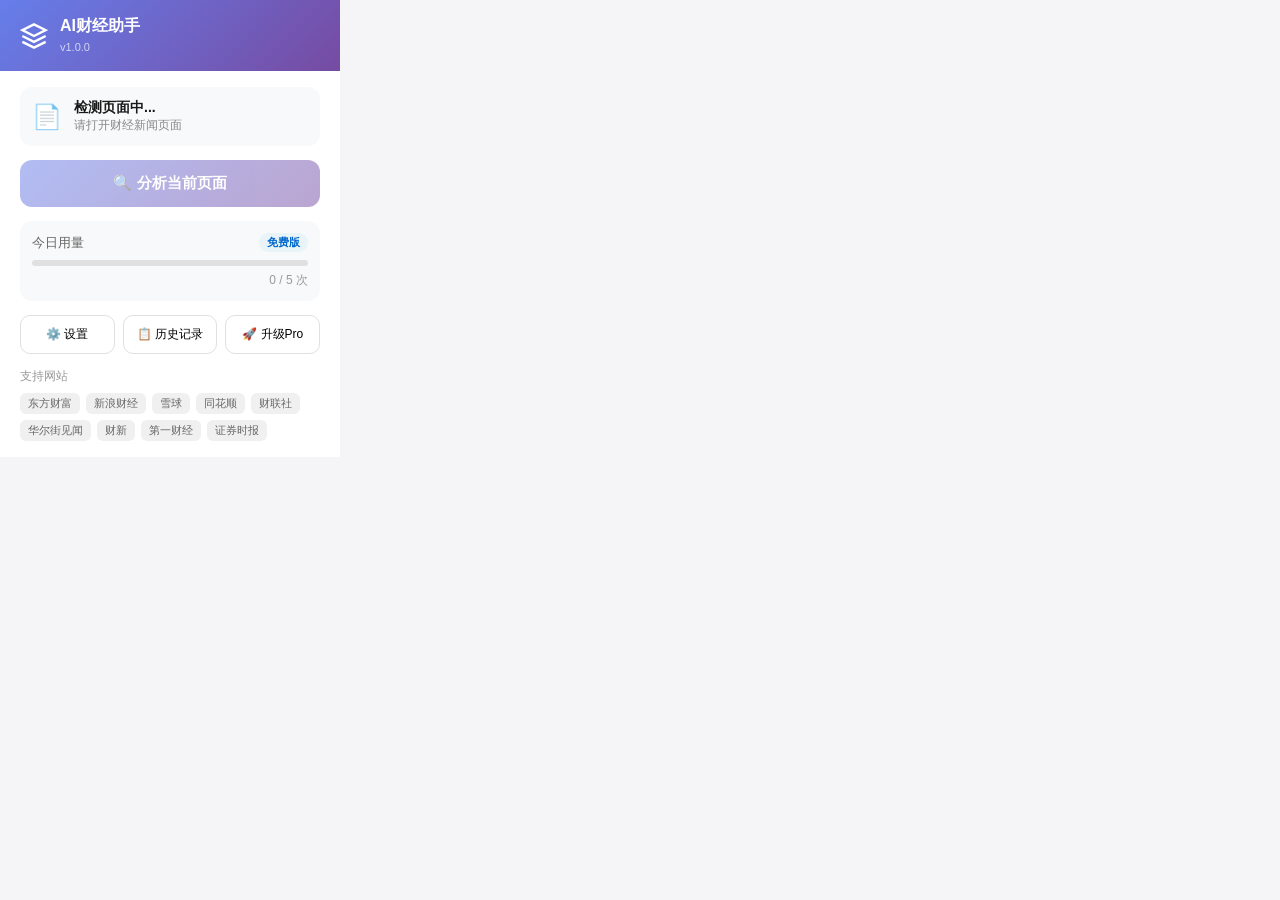
<file: src/popup/popup.html>
<!DOCTYPE html>
<html lang="zh-CN">
<head>
  <meta charset="UTF-8">
  <meta name="viewport" content="width=device-width, initial-scale=1.0">
  <title>AI财经助手</title>
  <link rel="stylesheet" href="popup.css">
</head>
<body>
  <div class="popup-container">
    <header class="popup-header">
      <div class="logo">
        <svg width="28" height="28" viewBox="0 0 24 24" fill="none" stroke="white" stroke-width="2">
          <path d="M12 2L2 7l10 5 10-5-10-5z"/>
          <path d="M2 17l10 5 10-5"/>
          <path d="M2 12l10 5 10-5"/>
        </svg>
        <div>
          <h1>AI财经助手</h1>
          <span class="version">v1.0.0</span>
        </div>
      </div>
    </header>

    <div class="popup-body">
      <!-- 当前页面状态 -->
      <div class="status-card" id="pageStatus">
        <div class="status-icon" id="statusIcon">📄</div>
        <div class="status-info">
          <div class="status-title" id="statusTitle">检测页面中...</div>
          <div class="status-desc" id="statusDesc">请打开财经新闻页面</div>
        </div>
      </div>

      <!-- 分析按钮 -->
      <button class="analyze-btn" id="analyzeBtn" disabled>
        <span class="btn-text">🔍 分析当前页面</span>
        <span class="btn-loading" style="display:none">
          <span class="spinner"></span> 分析中...
        </span>
      </button>

      <!-- 用量统计 -->
      <div class="usage-card">
        <div class="usage-header">
          <span>今日用量</span>
          <span class="usage-badge" id="usageBadge">免费版</span>
        </div>
        <div class="usage-bar-container">
          <div class="usage-bar" id="usageBar" style="width: 0%"></div>
        </div>
        <div class="usage-text" id="usageText">0 / 5 次</div>
      </div>

      <!-- 快捷操作 -->
      <div class="actions">
        <button class="action-btn" id="settingsBtn">
          ⚙️ 设置
        </button>
        <button class="action-btn" id="historyBtn">
          📋 历史记录
        </button>
        <button class="action-btn" id="upgradeBtn">
          🚀 升级Pro
        </button>
      </div>

      <!-- 支持的网站 -->
      <div class="supported-sites">
        <div class="sites-title">支持网站</div>
        <div class="sites-list">
          <span class="site-tag">东方财富</span>
          <span class="site-tag">新浪财经</span>
          <span class="site-tag">雪球</span>
          <span class="site-tag">同花顺</span>
          <span class="site-tag">财联社</span>
          <span class="site-tag">华尔街见闻</span>
          <span class="site-tag">财新</span>
          <span class="site-tag">第一财经</span>
          <span class="site-tag">证券时报</span>
        </div>
      </div>
    </div>
  </div>

  <script src="popup.js"></script>
</body>
</html>
</file>
<file: src/options/options.css>
* { margin: 0; padding: 0; box-sizing: border-box; }

body {
  font-family: -apple-system, BlinkMacSystemFont, "PingFang SC", "Microsoft YaHei", sans-serif;
  background: #f5f5f7;
  color: #1a1a1a;
  line-height: 1.6;
}

.options-container {
  max-width: 680px;
  margin: 0 auto;
  min-height: 100vh;
}

header {
  background: linear-gradient(135deg, #667eea 0%, #764ba2 100%);
  padding: 30px 24px;
  color: white;
}

.header-content {
  display: flex;
  align-items: center;
  gap: 16px;
}

header h1 { font-size: 22px; }
header p { opacity: 0.8; font-size: 14px; }

main { padding: 24px; }

.card {
  background: white;
  border-radius: 16px;
  padding: 24px;
  margin-bottom: 16px;
  box-shadow: 0 1px 3px rgba(0,0,0,0.08);
}

.card h2 {
  font-size: 17px;
  margin-bottom: 4px;
}

.hint {
  font-size: 13px;
  color: #888;
  margin-bottom: 20px;
}

.form-group {
  margin-bottom: 18px;
}

.form-group label {
  display: block;
  font-size: 13px;
  font-weight: 600;
  color: #555;
  margin-bottom: 6px;
}

.form-group input,
.form-group select {
  width: 100%;
  padding: 10px 14px;
  border: 1.5px solid #e0e0e0;
  border-radius: 10px;
  font-size: 14px;
  transition: border-color 0.2s;
  background: white;
}

.form-group input:focus,
.form-group select:focus {
  outline: none;
  border-color: #667eea;
  box-shadow: 0 0 0 3px rgba(102, 126, 234, 0.15);
}

.field-hint {
  font-size: 12px;
  color: #aaa;
  margin-top: 4px;
}

/* Pro */
.pro-info {
  text-align: center;
}

.pro-benefits {
  text-align: left;
  margin: 16px 0;
}

.benefit {
  padding: 6px 0;
  font-size: 14px;
  color: #555;
}

.pro-price {
  margin: 16px 0;
}

.price {
  font-size: 36px;
  font-weight: 700;
  color: #667eea;
}

.pro-btn {
  padding: 12px 32px;
  border: none;
  border-radius: 10px;
  background: linear-gradient(135deg, #667eea 0%, #764ba2 100%);
  color: white;
  font-size: 15px;
  font-weight: 600;
  cursor: pointer;
  opacity: 0.6;
}

/* Guide */
.guide-steps {
  display: flex;
  flex-direction: column;
  gap: 16px;
  margin-top: 16px;
}

.step {
  display: flex;
  gap: 14px;
  align-items: flex-start;
}

.step-num {
  width: 28px;
  height: 28px;
  min-width: 28px;
  background: linear-gradient(135deg, #667eea, #764ba2);
  color: white;
  border-radius: 50%;
  display: flex;
  align-items: center;
  justify-content: center;
  font-size: 13px;
  font-weight: 700;
}

.step h3 { font-size: 14px; margin-bottom: 2px; }
.step p { font-size: 13px; color: #666; }
.step a { color: #667eea; }

/* Save */
.save-area {
  display: flex;
  align-items: center;
  gap: 16px;
  margin: 24px 0;
}

.save-btn {
  padding: 12px 32px;
  border: none;
  border-radius: 10px;
  background: linear-gradient(135deg, #667eea 0%, #764ba2 100%);
  color: white;
  font-size: 15px;
  font-weight: 600;
  cursor: pointer;
  transition: all 0.3s;
}

.save-btn:hover {
  transform: translateY(-1px);
  box-shadow: 0 4px 12px rgba(102, 126, 234, 0.4);
}

.save-status {
  font-size: 13px;
  color: #27ae60;
}

footer {
  text-align: center;
  padding: 20px;
  font-size: 12px;
  color: #aaa;
}
CSSEIF
</file>
<file: src/popup/popup.css>
* { margin: 0; padding: 0; box-sizing: border-box; }

body {
  width: 340px;
  font-family: -apple-system, BlinkMacSystemFont, "PingFang SC", "Microsoft YaHei", sans-serif;
  background: #f5f5f7;
  color: #1a1a1a;
}

.popup-container {
  background: #ffffff;
  min-height: 400px;
}

.popup-header {
  background: linear-gradient(135deg, #667eea 0%, #764ba2 100%);
  padding: 16px 20px;
  color: white;
}

.logo {
  display: flex;
  align-items: center;
  gap: 12px;
}

.logo h1 {
  font-size: 16px;
  font-weight: 700;
}

.version {
  font-size: 11px;
  opacity: 0.7;
}

.popup-body {
  padding: 16px 20px;
}

/* 状态卡片 */
.status-card {
  display: flex;
  align-items: center;
  gap: 12px;
  padding: 12px;
  background: #f8f9fa;
  border-radius: 12px;
  margin-bottom: 14px;
}

.status-icon { font-size: 24px; }

.status-title {
  font-size: 14px;
  font-weight: 600;
}

.status-desc {
  font-size: 12px;
  color: #888;
}

/* 分析按钮 */
.analyze-btn {
  width: 100%;
  padding: 14px;
  border: none;
  border-radius: 12px;
  background: linear-gradient(135deg, #667eea 0%, #764ba2 100%);
  color: white;
  font-size: 15px;
  font-weight: 600;
  cursor: pointer;
  transition: all 0.3s;
  margin-bottom: 14px;
  display: flex;
  align-items: center;
  justify-content: center;
  gap: 6px;
}

.analyze-btn:hover:not(:disabled) {
  transform: translateY(-1px);
  box-shadow: 0 4px 12px rgba(102, 126, 234, 0.4);
}

.analyze-btn:disabled {
  opacity: 0.5;
  cursor: not-allowed;
}

.analyze-btn.active {
  background: linear-gradient(135deg, #e74c3c, #c0392b);
}

.spinner {
  display: inline-block;
  width: 14px;
  height: 14px;
  border: 2px solid rgba(255,255,255,0.3);
  border-top-color: white;
  border-radius: 50%;
  animation: spin 0.8s linear infinite;
}

@keyframes spin {
  to { transform: rotate(360deg); }
}

/* 用量 */
.usage-card {
  background: #f8f9fa;
  border-radius: 12px;
  padding: 12px;
  margin-bottom: 14px;
}

.usage-header {
  display: flex;
  justify-content: space-between;
  align-items: center;
  margin-bottom: 8px;
  font-size: 13px;
  color: #666;
}

.usage-badge {
  font-size: 11px;
  padding: 2px 8px;
  border-radius: 10px;
  background: #e8f4f8;
  color: #0066cc;
  font-weight: 600;
}

.usage-badge.pro {
  background: #fff3cd;
  color: #856404;
}

.usage-bar-container {
  height: 6px;
  background: #e0e0e0;
  border-radius: 3px;
  overflow: hidden;
  margin-bottom: 6px;
}

.usage-bar {
  height: 100%;
  background: linear-gradient(90deg, #667eea, #764ba2);
  border-radius: 3px;
  transition: width 0.3s ease;
}

.usage-text {
  font-size: 12px;
  color: #999;
  text-align: right;
}

/* 操作按钮 */
.actions {
  display: flex;
  gap: 8px;
  margin-bottom: 14px;
}

.action-btn {
  flex: 1;
  padding: 10px;
  border: 1px solid #e0e0e0;
  border-radius: 10px;
  background: white;
  font-size: 12px;
  cursor: pointer;
  transition: all 0.2s;
  text-align: center;
}

.action-btn:hover {
  background: #f5f5f7;
  border-color: #667eea;
}

/* 支持网站 */
.supported-sites {
  margin-top: 4px;
}

.sites-title {
  font-size: 12px;
  color: #999;
  margin-bottom: 8px;
}

.sites-list {
  display: flex;
  flex-wrap: wrap;
  gap: 6px;
}

.site-tag {
  font-size: 11px;
  padding: 3px 8px;
  background: #f0f0f0;
  border-radius: 6px;
  color: #666;
}
</file>
